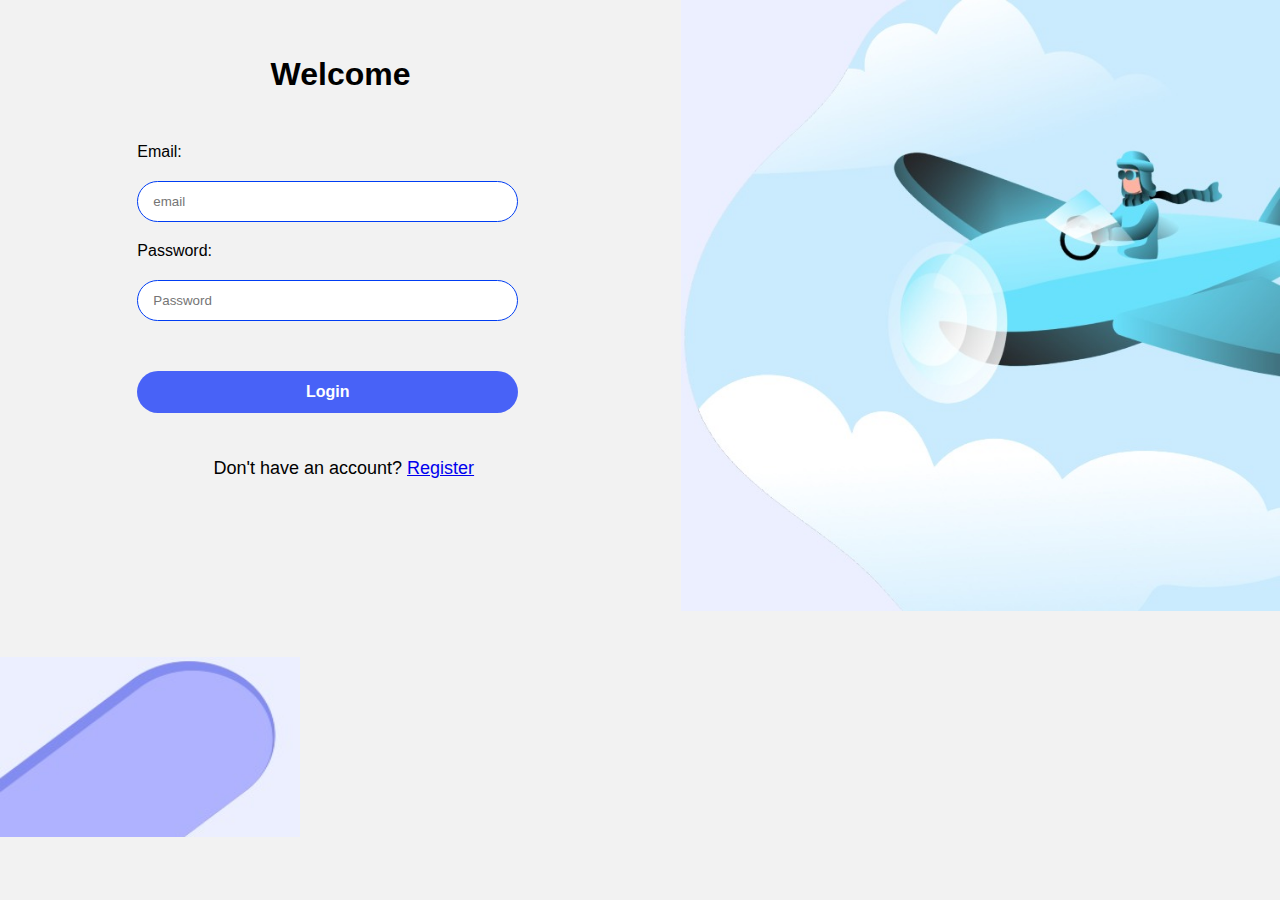
<file: index.html>
<!DOCTYPE html>
<html lang="en">
<head>
    <meta charset="UTF-8">
    <meta name="viewport" content="width=device-width, initial-scale=1.0">
    <title>Login</title>
    <link rel="stylesheet" href="login.css"/>
</head>
<body>
 <div class="accen2">
    <img src="accen2.jpeg"/>
 </div>
 <div class="container">
  <div class="left">
    <h1>Welcome</h1>
    <form action="login.php" method="POST">
    <label for="email">Email:</label><br>
    <input type="text" placeholder="email" name="email" required>
    <label for="password">Password:</label><br>
    <input type="password" placeholder="Password" name="password" required>
    <button type="submit">Login</button>
    </form>
    <div class="register">Don't have an account? <a href="/Register">Register</a></div>
  </div>
 </div>
  <div class="accen1">
    <img src="accen1.jpeg"/>
  </div>
</body>
</html>
</file>
<file: login.css>
body {
    font-family: sans-serif;
    background-color: #f2f2f2;
    margin: 0;
    padding: 0;
    display: flex;
  }
  .container {
    margin-left: 5%;
    width: 50%;
    padding: 5px;
    display: flex;
  }
  h1 {
    margin-bottom: 50px;
    margin-left: 35%;
  }
  input[type="text"],
  input[type="password"] {
    width: 100%;
    padding: 12px 15px;
    margin: 20px 0;
    border: 1px solid #003df3;
    border-radius: 30px;
    box-sizing: border-box;
  }
  button {
    background-color: #4862f7;
    color: white;
    padding: 12px 20px;
    margin: 30px 0;
    border: none;
    border-radius: 30px;
    cursor: pointer;
    width: 100%;
    font-weight: 600;
    font-size: 16px;
  }
  button:hover {
    background-color: #45a049;
  }
  .register {
    margin-top: 15px;
    font-size: 18px;
    margin-left: 20%;
  }
  .left {
    margin-left: 8%;
    padding: 30px;
    flex-grow: 1;
  }
  .accen1 {
    width: 800px;
    margin-left: 10%;
  }
  .accen2 {
    position: absolute;
    width: 300px;
    margin-left: 0;
    height: 180px;
    z-index: -1;
    top: 73%;
  }

  img {
    width: 100%;
    height: 100%;
  }
</file>
